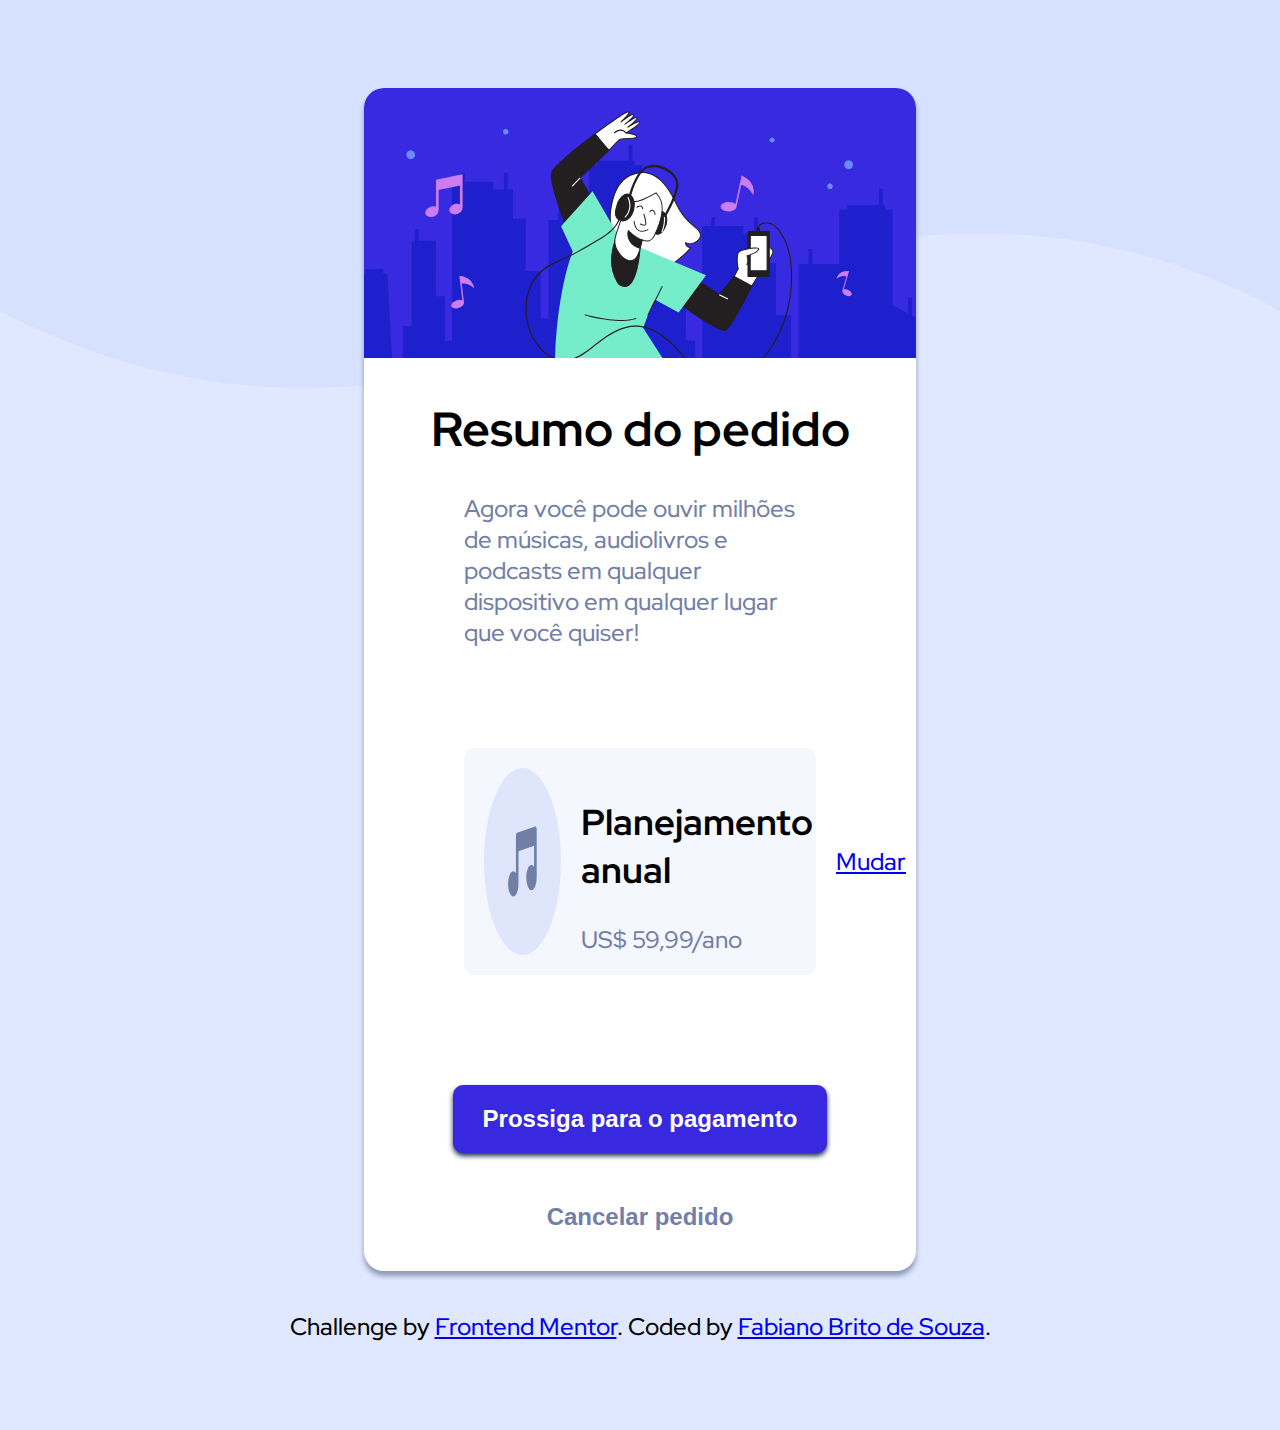
<file: desafio/index.html>
<!DOCTYPE html>
<html lang="pt-br">
  <head>
    <meta charset="UTF-8" />
    <meta name="viewport" content="width=device-width, initial-scale=1.0" />
    <title>Desafio2</title>
    <link rel="stylesheet" href="./style.css" />

    <link rel="preconnect" href="https://fonts.googleapis.com" />
    <link rel="preconnect" href="https://fonts.gstatic.com" crossorigin />
    <link
      href="https://fonts.googleapis.com/css2?family=Red+Hat+Display:ital,wght@0,300..900;1,300..900&display=swap"
      rel="stylesheet"
    />
  </head>
  <body>
    <section class="container">
      <section class="fundo">
      
        <section class="conteudo">
        
          <img src="../Aula_3/Desafio/images/illustration-hero.svg" alt="" />
          <h1>Resumo do pedido</h1>
          <p class="corClara">
            Agora você pode ouvir milhões de músicas, audiolivros e podcasts em
            qualquer dispositivo em qualquer lugar que você quiser!
          </p>

          <div class="plano">
            <div class="plano1">
              <img src="../Aula_3/Desafio/images/icon-music.svg" alt="" />

              <div class="planoAnual">
                <h2>Planejamento anual</h2>
                <span class="corClara"> US$ 59,99/ano</span>
              </div>
            </div>

            <div class="mudar">
              <a href=" ./"> Mudar</a>
            </div>
          </div>
          <section class="botao">
            <button class="btAzul">Prossiga para o pagamento</button>
          </section>
          <section class="botao">
            <button class="btBranco">Cancelar pedido</button>
          </section>
        </section>
      </section>
    </section>

    <footer> <div class="attribution">
      Challenge by <a href="https://www.frontendmentor.io?ref=challenge" target="_blank">Frontend Mentor</a>.
      Coded by <a href="#">Fabiano Brito de Souza</a>.
    </div></footer>
  </body>
</html>
</file>
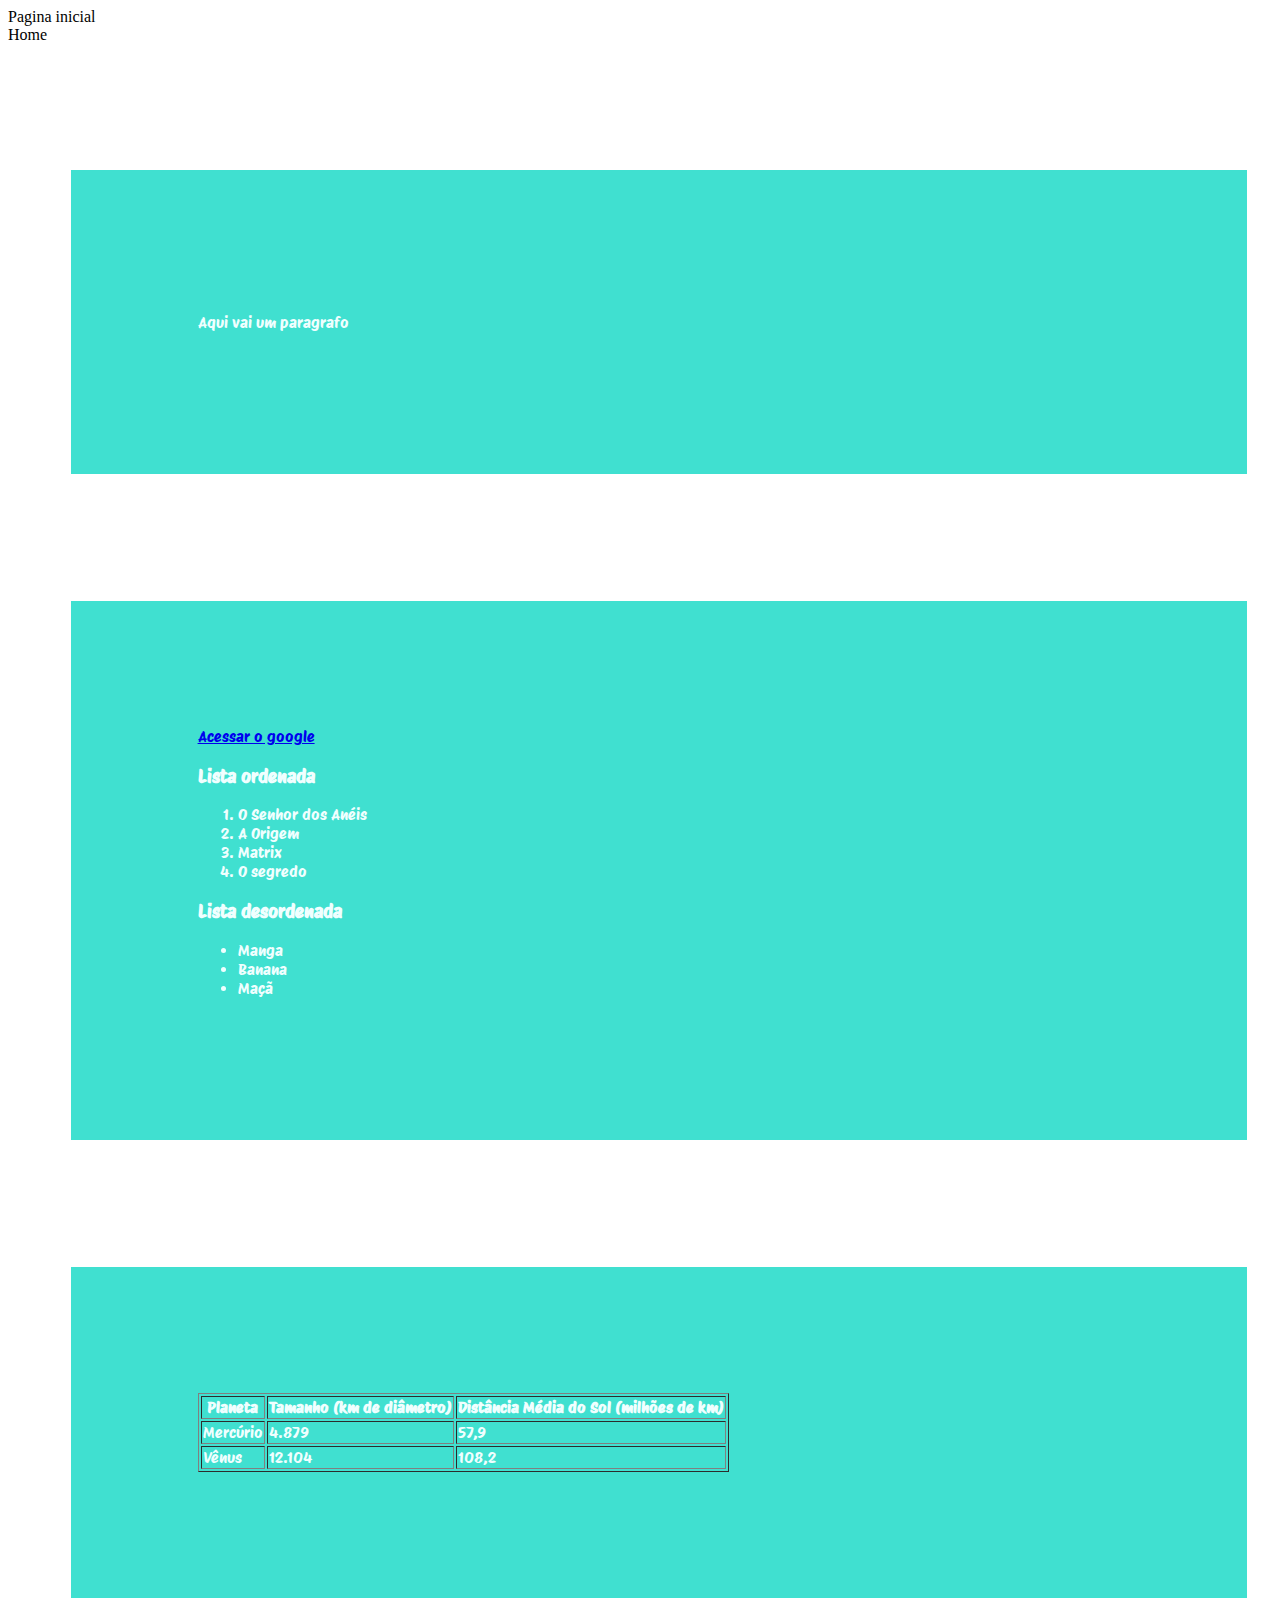
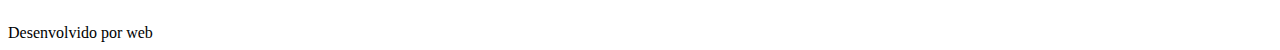
<file: Aula_2/codigo/index.html>
<!DOCTYPE html>
<html lang="PT-br">

<head>
    <meta charset="UTF-8">
    <title>Aula 2</title>
    <link rel="preconnect" href="https://fonts.googleapis.com">
    <link rel="preconnect" href="https://fonts.gstatic.com" crossorigin>
    <link href="https://fonts.googleapis.com/css2?family=Protest+Riot&family=Roboto+Slab:wght@100..900&display=swap"
        rel="stylesheet">
    <style>
        section {
            background: #40E0D0;
            color: azure;
            font-family: 'Protest Riot';
            margin: 10% 2% 2% 5%;
            padding: 10%;
        }

        ;
    </style>
</head>

<body>
    <header>
        Pagina inicial
        <nav>
            Home
        </nav>
    </header>
    <section>
        <p>Aqui vai um paragrafo</p>
    </section>
    <section>
        <a href="http://www.google.com">Acessar o google </a>
        <h3>Lista ordenada</h3>
        <ol>
            <li>O Senhor dos Anéis</li>
            <li>A Origem</li>
            <li>Matrix</li>
            <li>O segredo</li>
        </ol>
        <h3>Lista desordenada</h3>
        <ul>
            <li>Manga</li>
            <li>Banana</li>
            <li>Maçã</li>
        </ul>
    </section>
    <section>
        <table border="1px">
            <tr>
                <th>Planeta</th>
                <th>Tamanho (km de diâmetro)</th>
                <th>Distância Média do Sol (milhões de km)</th>
            </tr>
            <tr>
                <td>Mercúrio</td>
                <td>4.879</td>
                <td>57,9</td>
            </tr>
            <tr>
                <td>Vênus</td>
                <td>12.104</td>
                <td>108,2</td>
            </tr>
        </table>
    </section>
    <footer>Desenvolvido por web</footer>

</html>
</file>
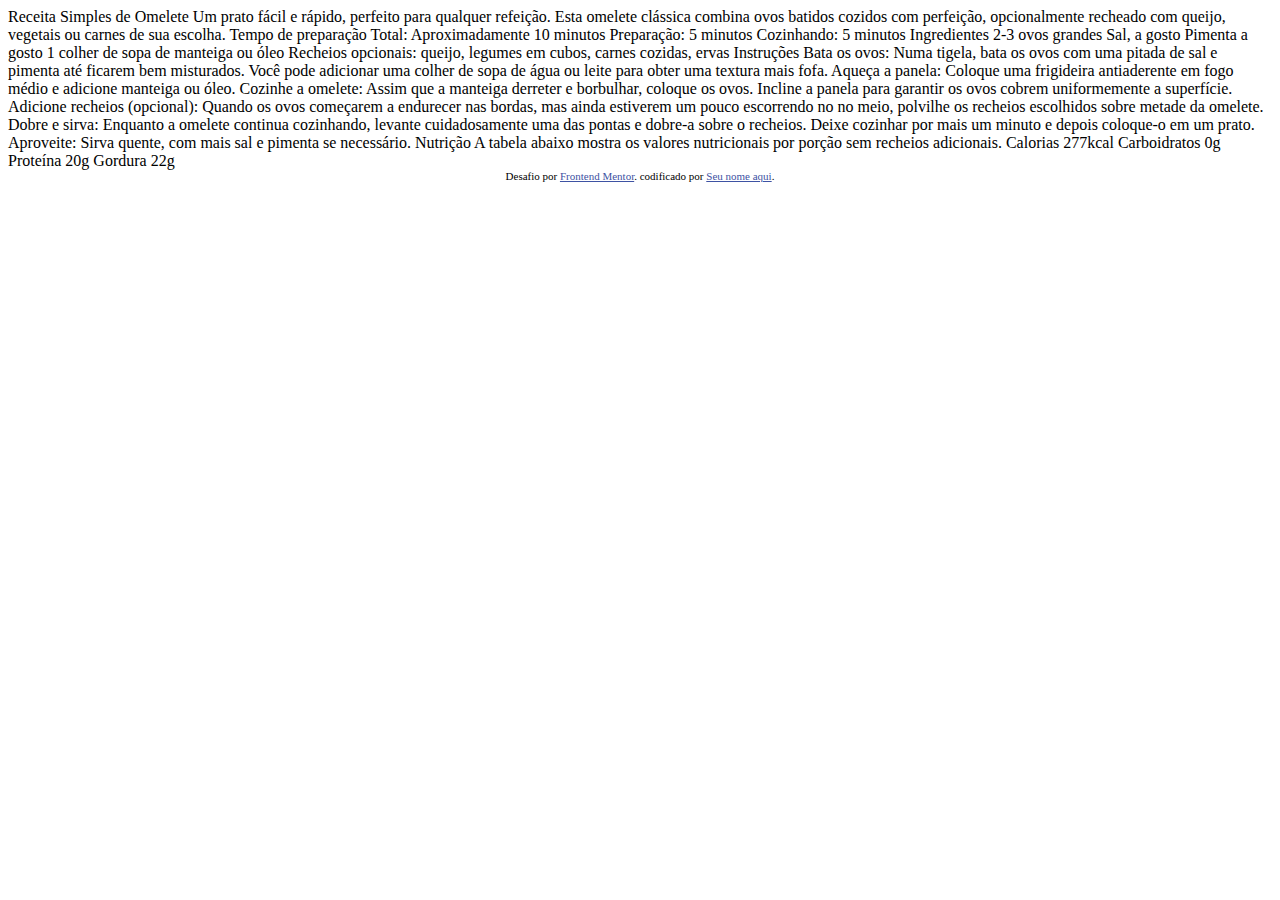
<file: Aula_2/Desafio/index.html>
<!DOCTYPE html>
<html lang="PT-br">

<head>
  <meta charset="UTF-8">
  <link rel="icon" type="image/png" sizes="32x32" href="./assets/images/favicon-32x32.png">

  <title>Frontend Mentor | Recipe page</title>

  <style>
    .attribution {
      font-size: 11px;
      text-align: center;
    }

    .attribution a {
      color: hsl(228, 45%, 44%);
    }
  </style>
</head>

<body>

  Receita Simples de Omelete

  Um prato fácil e rápido, perfeito para qualquer refeição. Esta omelete clássica combina ovos batidos cozidos
  com perfeição, opcionalmente recheado com queijo, vegetais ou carnes de sua escolha.

  Tempo de preparação

  Total: Aproximadamente 10 minutos
  Preparação: 5 minutos
  Cozinhando: 5 minutos

  Ingredientes

  2-3 ovos grandes
  Sal, a gosto
  Pimenta a gosto
  1 colher de sopa de manteiga ou óleo
  Recheios opcionais: queijo, legumes em cubos, carnes cozidas, ervas

  Instruções

  Bata os ovos: Numa tigela, bata os ovos com uma pitada de sal e pimenta até ficarem bem misturados.
  Você pode adicionar uma colher de sopa de água ou leite para obter uma textura mais fofa.

  Aqueça a panela: Coloque uma frigideira antiaderente em fogo médio e adicione manteiga ou óleo.

  Cozinhe a omelete: Assim que a manteiga derreter e borbulhar, coloque os ovos. Incline a panela para garantir
  os ovos cobrem uniformemente a superfície.

  Adicione recheios (opcional): Quando os ovos começarem a endurecer nas bordas, mas ainda estiverem um pouco escorrendo
  no
  no meio, polvilhe os recheios escolhidos sobre metade da omelete.

  Dobre e sirva: Enquanto a omelete continua cozinhando, levante cuidadosamente uma das pontas e dobre-a sobre o
  recheios. Deixe cozinhar por mais um minuto e depois coloque-o em um prato.

  Aproveite: Sirva quente, com mais sal e pimenta se necessário.

  Nutrição

  A tabela abaixo mostra os valores nutricionais por porção sem recheios adicionais.

  Calorias
  277kcal

  Carboidratos
  0g

  Proteína
  20g

  Gordura
  22g

  <div class="attribution">
    Desafio por <a href="https://www.frontendmentor.io?ref=challenge" target="_blank">Frontend Mentor</a>.
    codificado por <a href="#">Seu nome aqui</a>.
  </div>
</body>

</html>
</file>
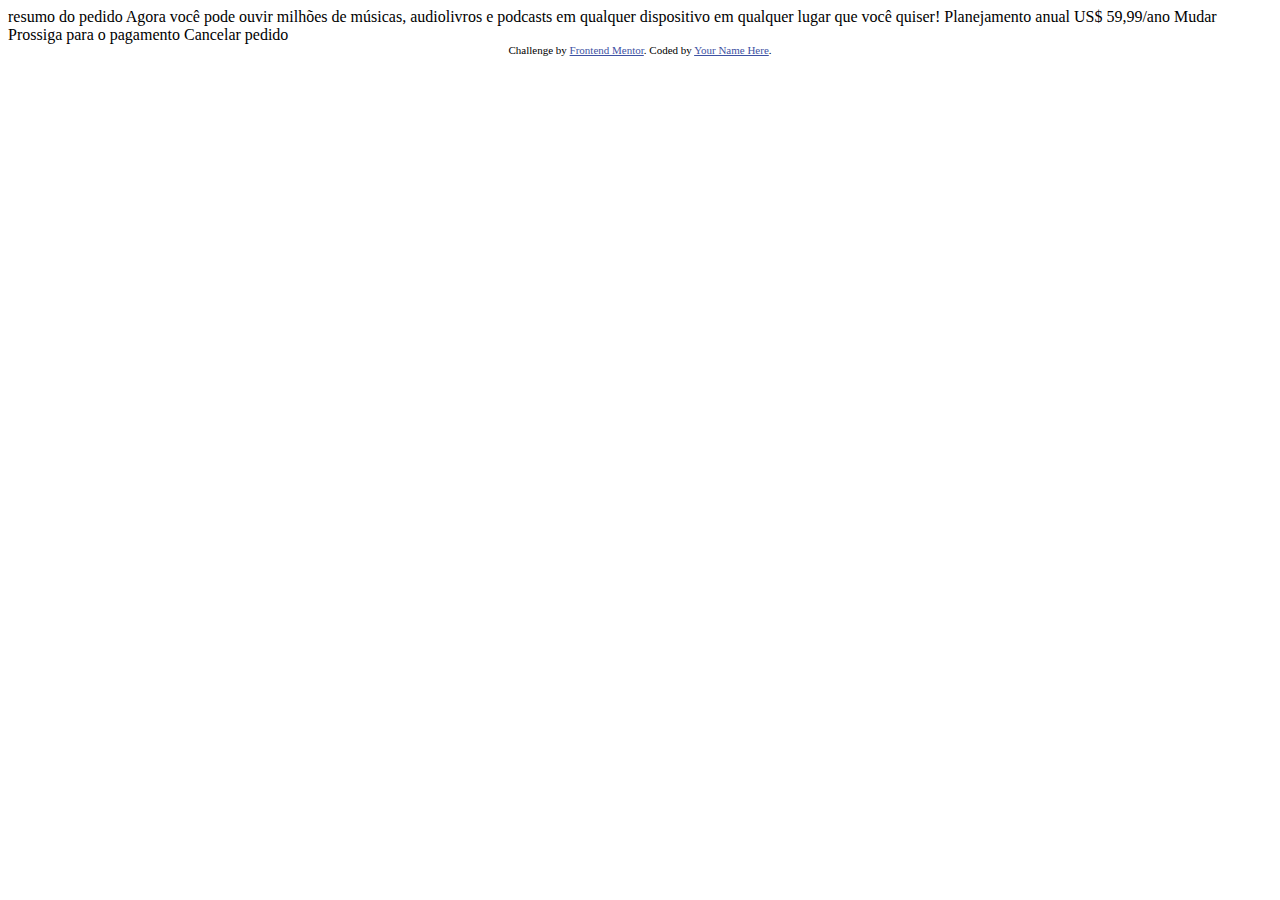
<file: Aula_3/Desafio/index.html>
<!DOCTYPE html>
<html lang="en">

<head>
  <meta charset="UTF-8">
  <meta name="viewport" content="width=device-width, initial-scale=1.0">
  <!-- displays site properly based on user's device -->

  <link rel="icon" type="image/png" sizes="32x32" href="./images/favicon-32x32.png">

  <title>Frontend Mentor | Order summary card</title>

  <!-- Feel free to remove these styles or customise in your own stylesheet 👍 -->
  <style>
    .attribution {
      font-size: 11px;
      text-align: center;
    }

    .attribution a {
      color: hsl(228, 45%, 44%);
    }
  </style>
</head>

<body>

  resumo do pedido

  Agora você pode ouvir milhões de músicas, audiolivros e podcasts em qualquer
  dispositivo em qualquer lugar que você quiser!

  Planejamento anual
  US$ 59,99/ano

  Mudar

  Prossiga para o pagamento
  Cancelar pedido

  <div class="attribution">
    Challenge by <a href="https://www.frontendmentor.io?ref=challenge" target="_blank">Frontend Mentor</a>.
    Coded by <a href="#">Your Name Here</a>.
  </div>
</body>

</html>
</file>
<file: desafio/style.css>
body {
  font-family: "Red Hat Display";
  font-weight: 500;
  font-size: 1.5rem;
  padding: 80px;
}
html {
  background-color: hsl(225, 100%, 94%);
  background-image: url(../Aula_3/Desafio/images/pattern-background-desktop.svg);
  background-repeat: no-repeat;
  background-size: contain;
}

p {
  padding: 0px 100px;
}
h1 {
  font-size: 3rem;
  text-align: center;
}



.conteudo {
  margin-top: 10px;
  
  width: 50%;
  margin: auto ;
  border-radius: 20px;
  background-color: white;
  box-shadow: 0 5px 5px hsla(223, 47%, 23%, 0.425);
}
.conteudo img {
  width: 100%;
  border-radius: 20px 20px 0px 0px;
}
.plano {
  display: flex;
  justify-content: space-between;
  align-items: center;
  padding: 20px;
  margin: 100px;
}
.plano {
  background: hsl(225, 100%, 98%);
  border-radius: 10px;
}
.plano1 {
  display: flex;
  gap: 20px;
}

.plano img {
  width: 100px;
}
.planoAnual h1 {
  color: hsl (225, 100%, 94%);
}

.botao {
  display: flex;
  justify-content: center;
  padding: 10px;
}
.btAzul {
  display: inline-block;
  padding: 20px 30px;
  border-radius: 10px;
  border-style: none;
  background: hsl(245, 75%, 52%);
  box-shadow: 0 3px 5px hsl(223, 47%, 23%);
  text-transform: initial;
  color: white;
  font-size: 1.5rem;
  font-weight: bold;
}
.btBranco {
  background: hsla(224, 23%, 55%, 0);
  border-style: none;
  padding: 30px 50px;
  font-size: 1.5rem;
  font-weight: bold;
  color: hsl(224, 23%, 55%);
}

.btAzul:hover {
  background: hsl(224, 23%, 55%);
}
a:hover {
  text-decoration: none;
}
.btBranco:hover {
  color: hsl(223, 47%, 23%);
}

.corClara {
  color: hsl(224, 23%, 55%);
}

footer{
  margin-top: 40px;
  display: flex;
  align-items: center;
  justify-content: center;
}

@media (max-width:1200px){
.plano{
  display: flex;
  flex-direction: column;
} 
.conteudo {
  margin-top: 10px;
  width: 100vw;
 
}
}
</file>
